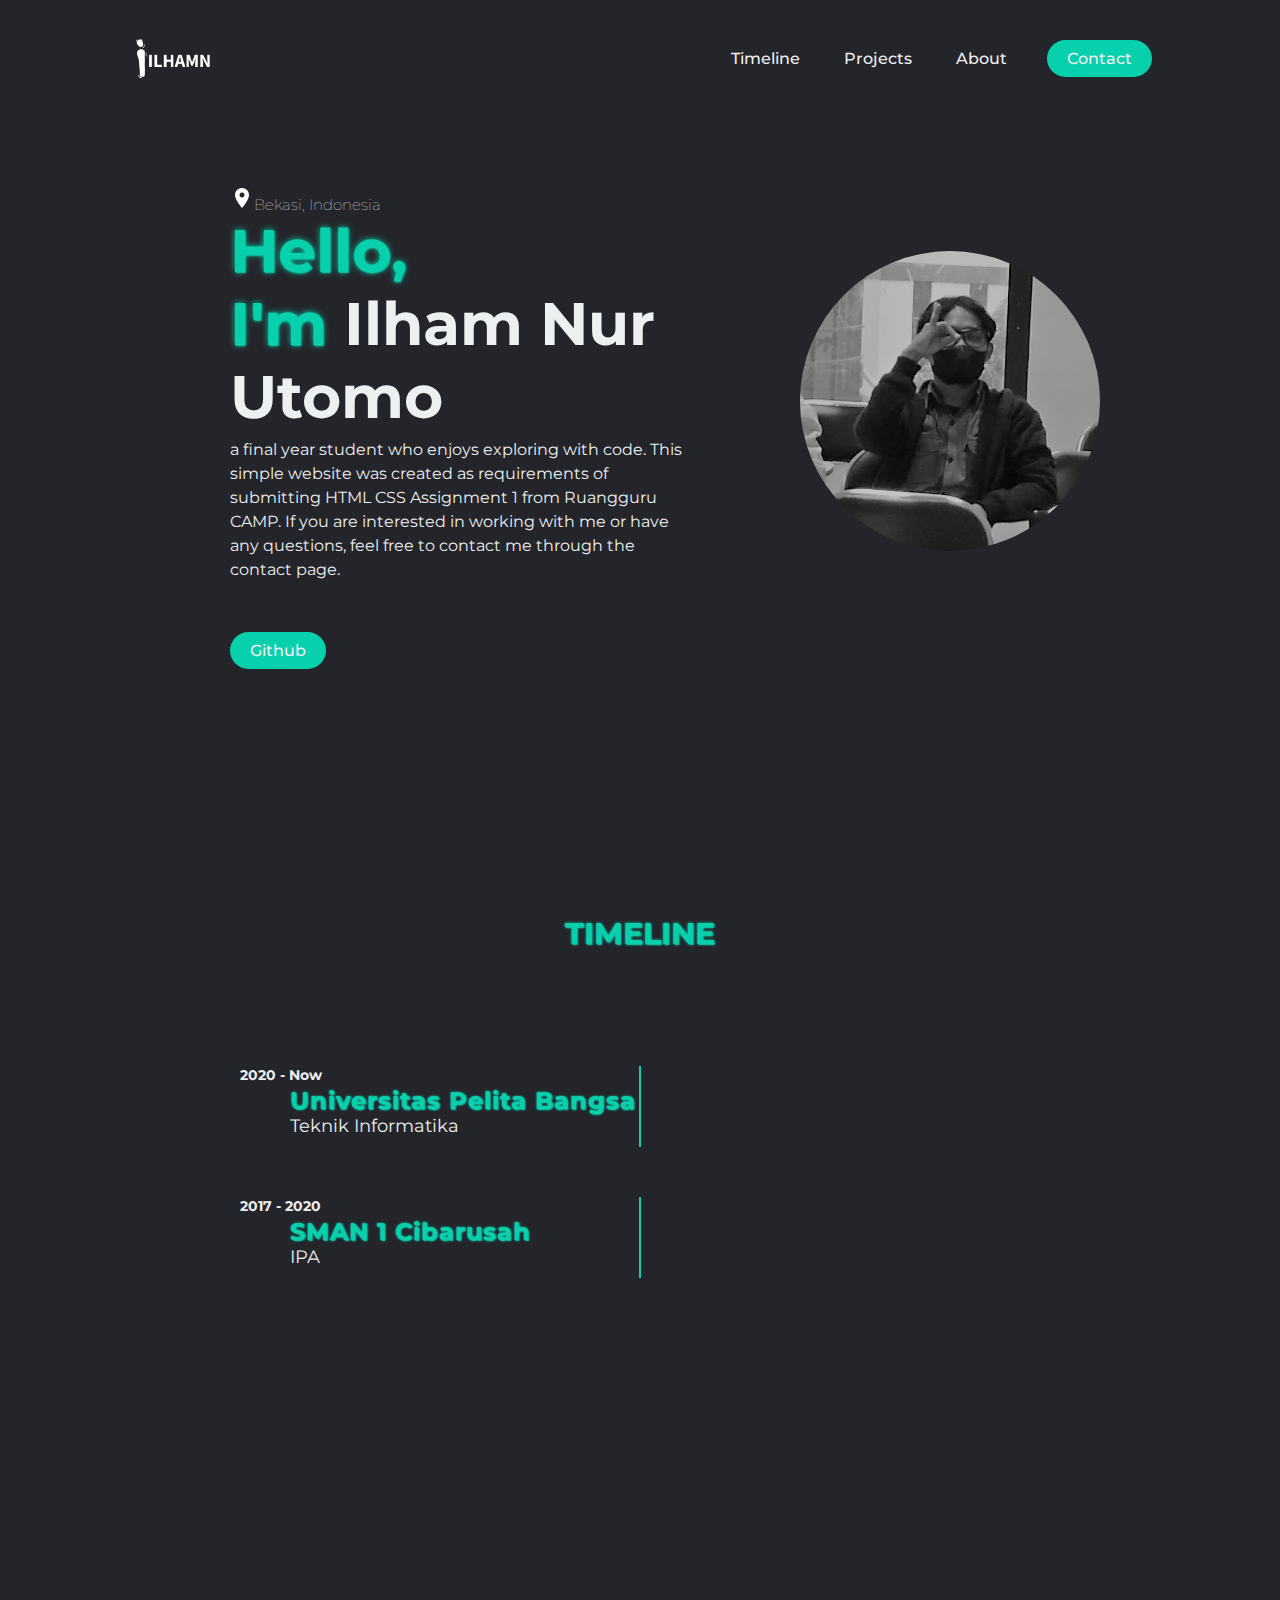
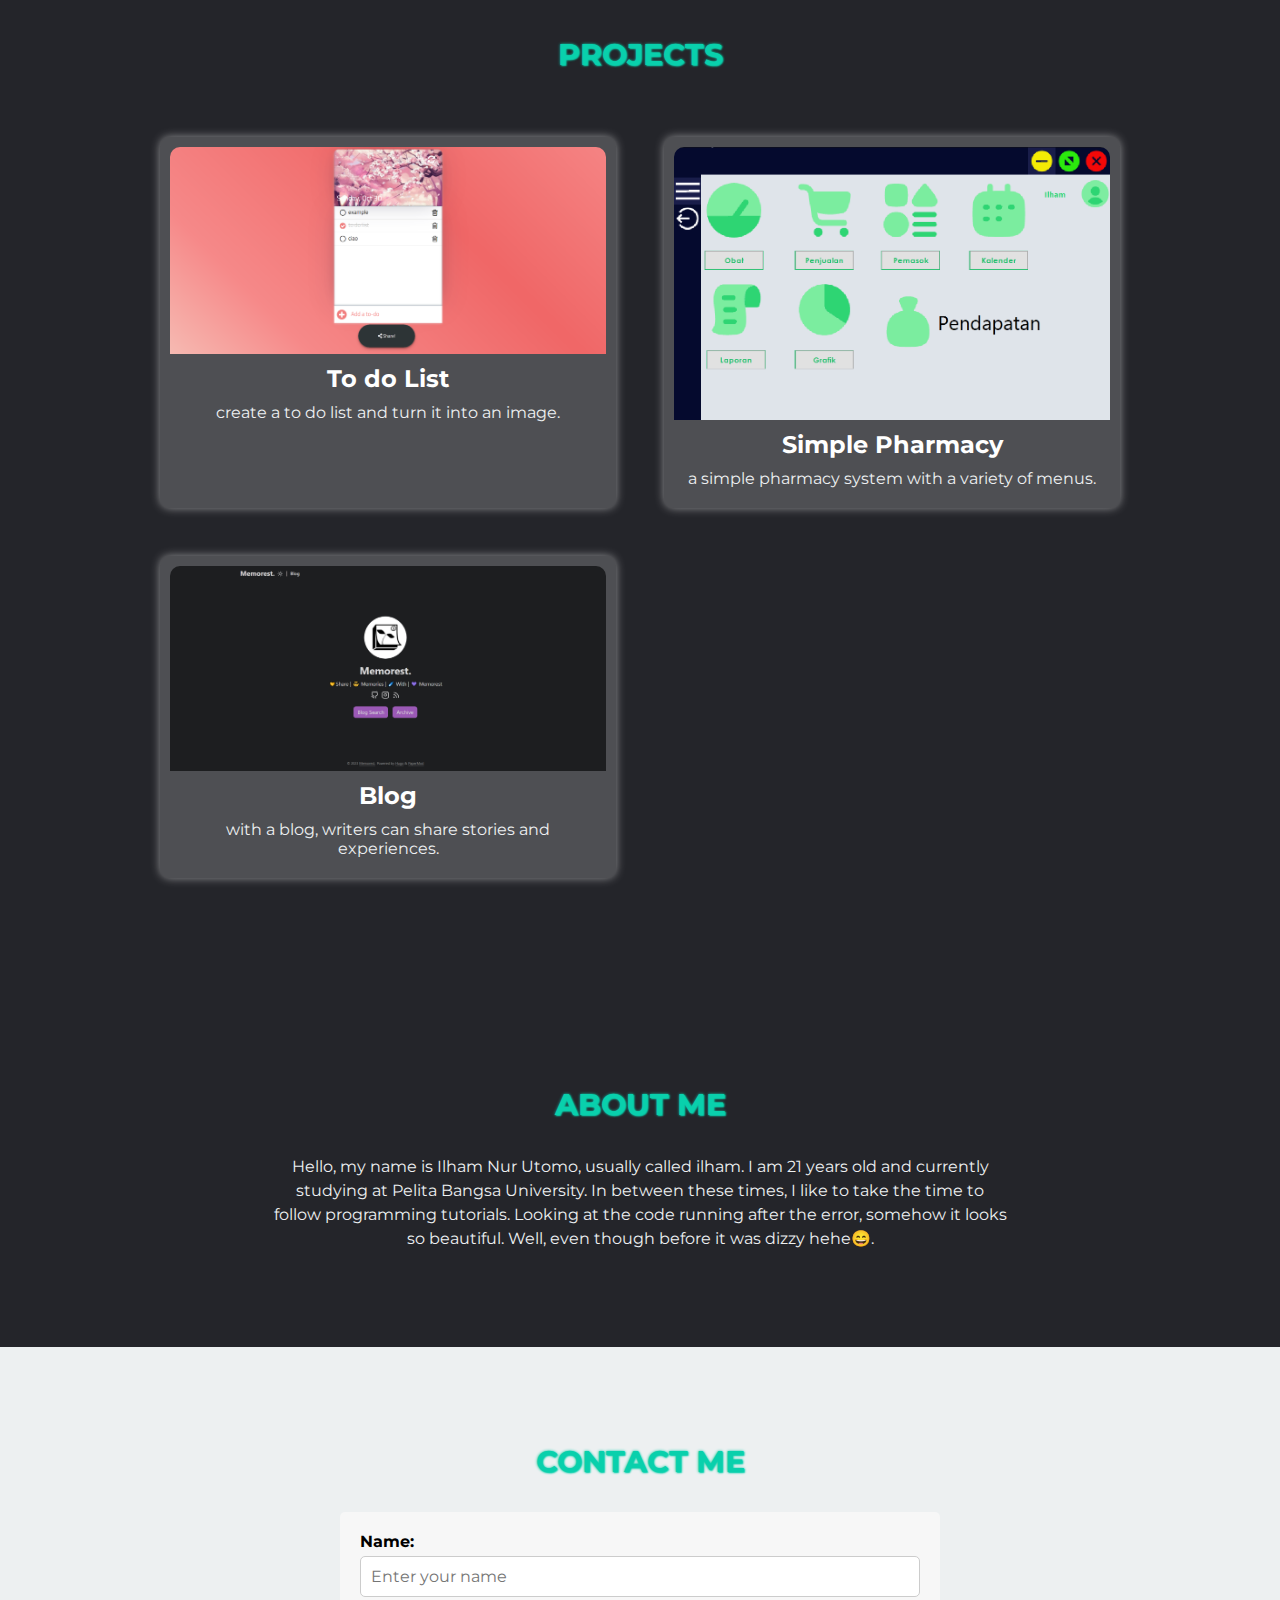
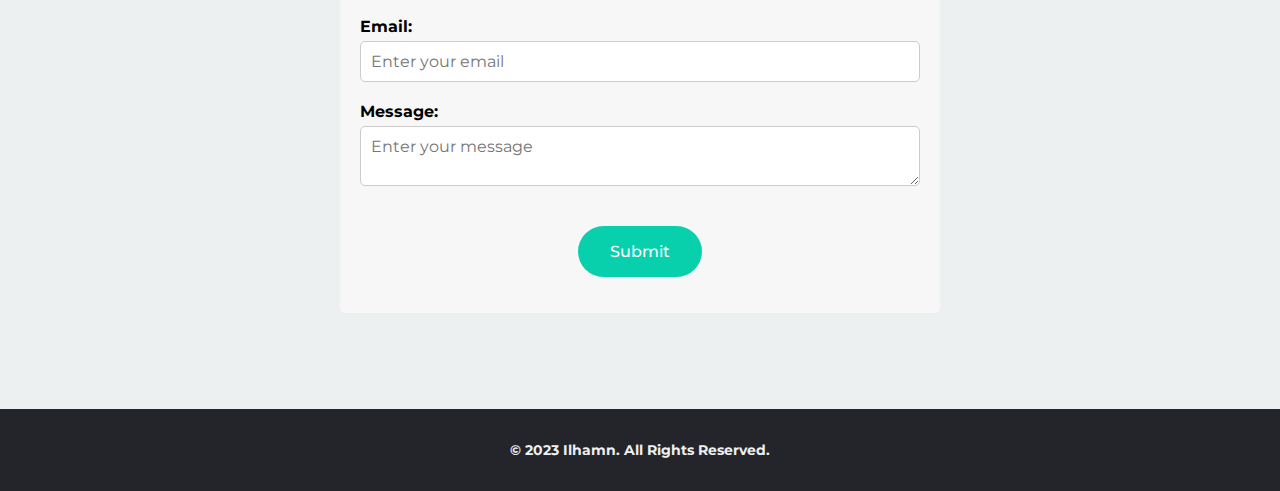
<file: index.html>
<!DOCTYPE html>
<html lang="en">

  <head>
    <meta charset="UTF-8">
    <meta name="viewport" content="width=device-width, initial-scale=1.0">
    <meta name="description" content="">
    <title>Hello World😄</title>
    <link rel="stylesheet" href="style.css">
  </head>

  <body>

    <header>
      <img class="logo" src="src/images/logo.png" alt="logo"/>
      <nav>
        <ul class="nav__links">
          <li><a href="#timeline" class="nav-item">Timeline</a></li>
          <li><a href="#projects" class="nav-item">Projects</a></li>
          <li><a href="#about" class="nav-item">About</a></li>
        </ul>
      </nav>
      <div class="contact-nav">
        <a href="#contact" class="cta"><button>Contact</button></a>
      </div>
    </header>
    
    <main>

      <!-- HERO -->
      <section id="hero" class="hero">
        <div class="hero-container">
          <div class="hero-item">
            <div class="content-home">
              <p class="home-location">
                <img src="src/images/gps.png" alt="gps"/>Bekasi, Indonesia
              </p>
              <h1 class="home-title"><span class="color-fav">Hello,<br>I'm</span> Ilham Nur Utomo</h1>
              <p class="home-desc">a final year student who enjoys exploring with code. This simple website was created as 
                requirements of submitting HTML CSS Assignment 1 from Ruangguru CAMP. If you are interested in working with me 
                or have any questions, feel free to contact me through the contact page.</p>
            </div>
            <a href="https://github.com/IlhamLamp" target="_blank"class="contact-github"><button>Github</button></a>
          </div>
          <div class="hero-item">
            <img src="src/images/profile.jpeg" class="profile" alt="profile"/>
          </div>
        </div>
      </section>

      <!-- TIMELINE -->
      <section id="timeline" class="timeline">
        <div class="timeline-container">
          <h1 class="title-heading color-fav">TIMELINE</h1>
          <div class="timeline-container">
            <div class="timeline-item">
              <div class="timeline-content">
                <h2 class="color-fav">Universitas Pelita Bangsa</h2>
                <p>Teknik Informatika</p>
                <span class="date">2020 - Now</span>
              </div>
            </div>
            <div class="timeline-item">
              <div class="timeline-content">
                <h2 class="color-fav">SMAN 1 Cibarusah</h2>
                <p>IPA</p>
                <span class="date">2017 - 2020</span>
              </div>
            </div>
          </div>
        </div>
      </section>

      <!-- PROJECTS -->
      <section id="projects" class="projects">
        <div class="project-container">
          <h1 class="title-heading color-fav">PROJECTS</h1>
          <div class="project-grid">
            <div class="project-item">
              <img src="src/images/projects1.png" alt="Project 1">
              <h3>To do List</h3>
              <p>create a to do list and turn it into an image.</p>
            </div>
            <div class="project-item">
              <img src="src/images/projects2.png" alt="Project 2">
              <h3>Simple Pharmacy</h3>
              <p>a simple pharmacy system with a variety of menus.</p>
            </div>
            <div class="project-item">
              <img src="src/images/projects3.png" alt="Project 3">
              <h3>Blog</h3>
              <p>with a blog, writers can share stories and experiences.</p>
            </div>
          </div>
        </div>
      </section>

      <!-- ABOUT -->
      <section id="about" class="about">
        <div class="about-container">
          <h1 class="title-heading color-fav">ABOUT ME</h1>
          <p>Hello, my name is Ilham Nur Utomo, usually called ilham.
              I am 21 years old and currently studying at Pelita Bangsa University. 
              In between these times, I like to take the time to follow programming tutorials.
              Looking at the code running after the error, somehow it looks so beautiful.
              Well, even though before it was dizzy hehe😄.
            </p>
        </div>
      </section>

      <!-- CONTACT -->
      <section id="contact" class="contact">
        <div class="contact-container">
          <h1 class="title-heading color-fav">CONTACT ME</h1>
          <form action="#" method="POST">
            <div class="form-group">
              <label for="name">Name:</label>
              <input type="text" id="name" name="name" placeholder="Enter your name" required>
            </div>
            <div class="form-group">
              <label for="email">Email:</label>
              <input type="email" id="email" name="email" placeholder="Enter your email" required>
            </div>
            <div class="form-group">
              <label for="message">Message:</label>
              <textarea id="message" name="message" placeholder="Enter your message"></textarea>
            </div>
            <button type="submit">Submit</button>
          </form>
        </div>
      </section>

    </main>

    <footer>
      <div class="footer-container">
        <p>&copy; 2023 Ilhamn. All Rights Reserved.</p>
      </div>
    </footer>
  
  </body>
</html>
</file>
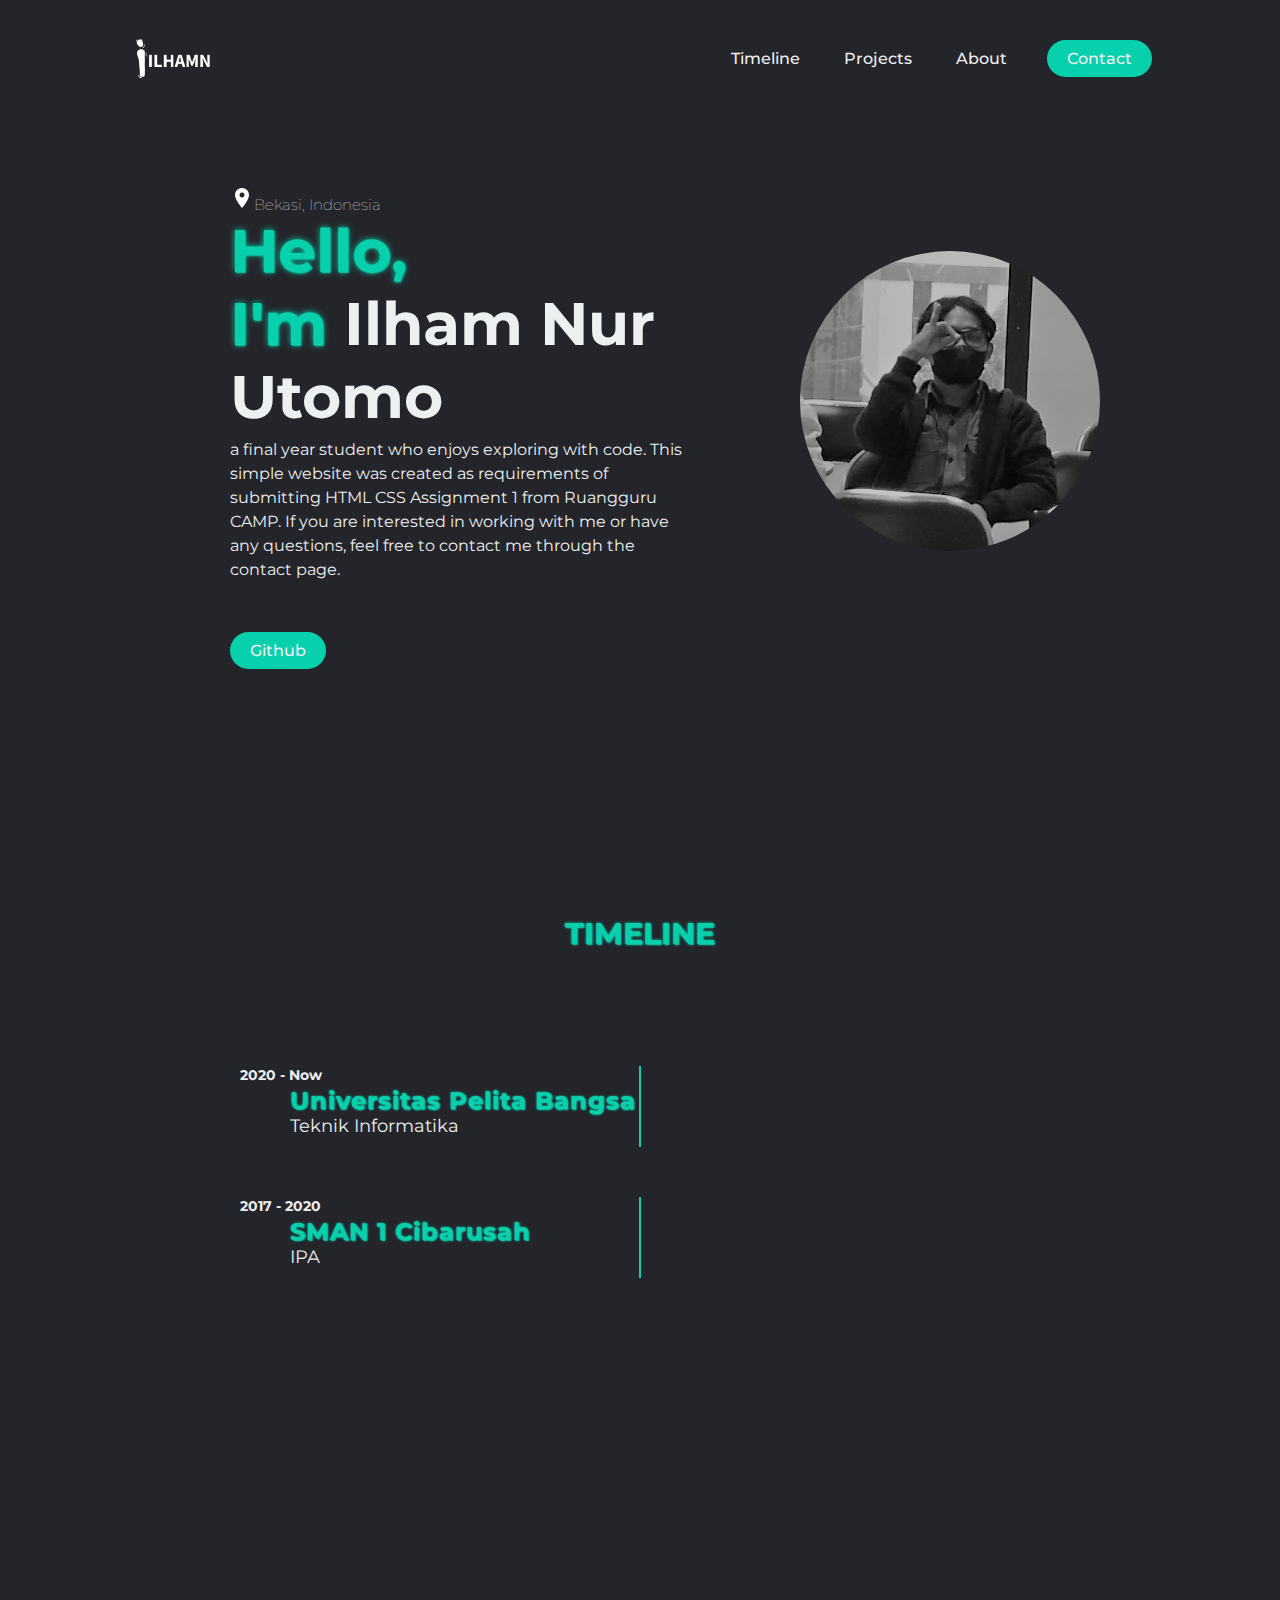
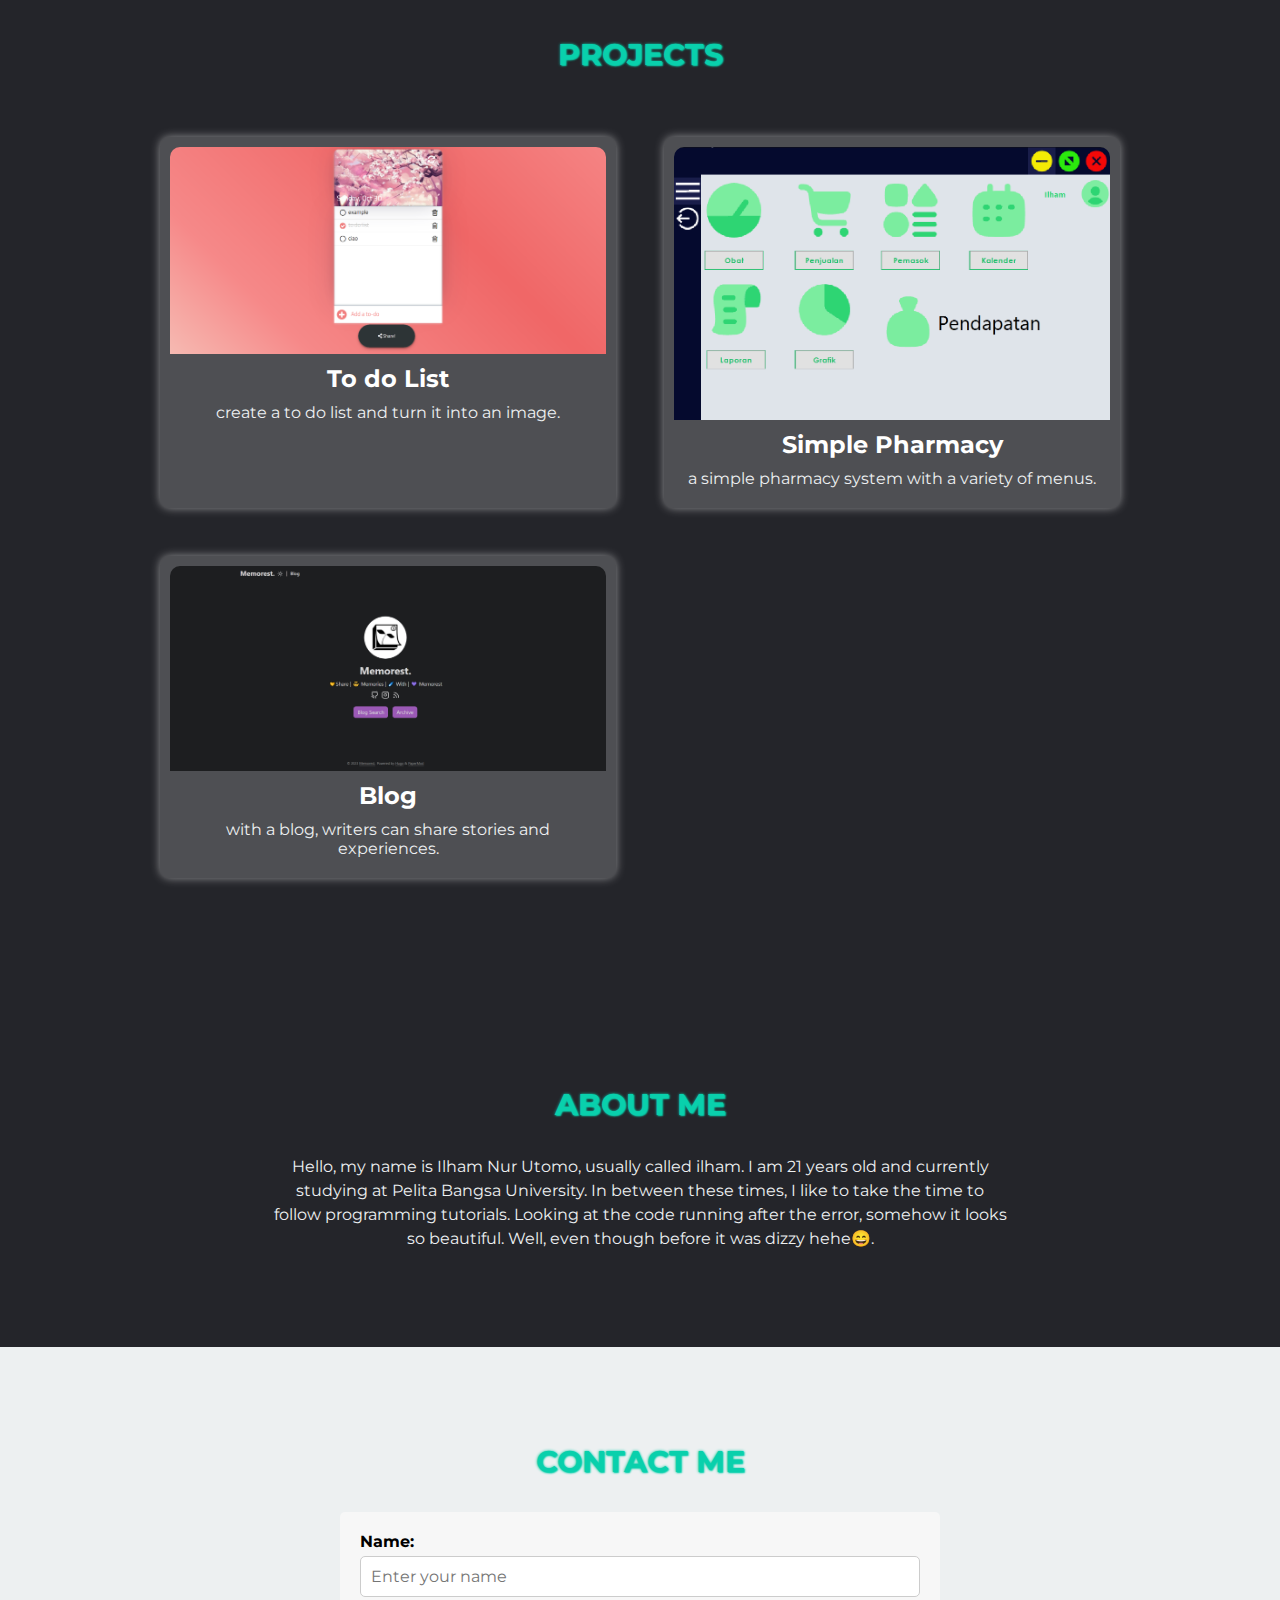
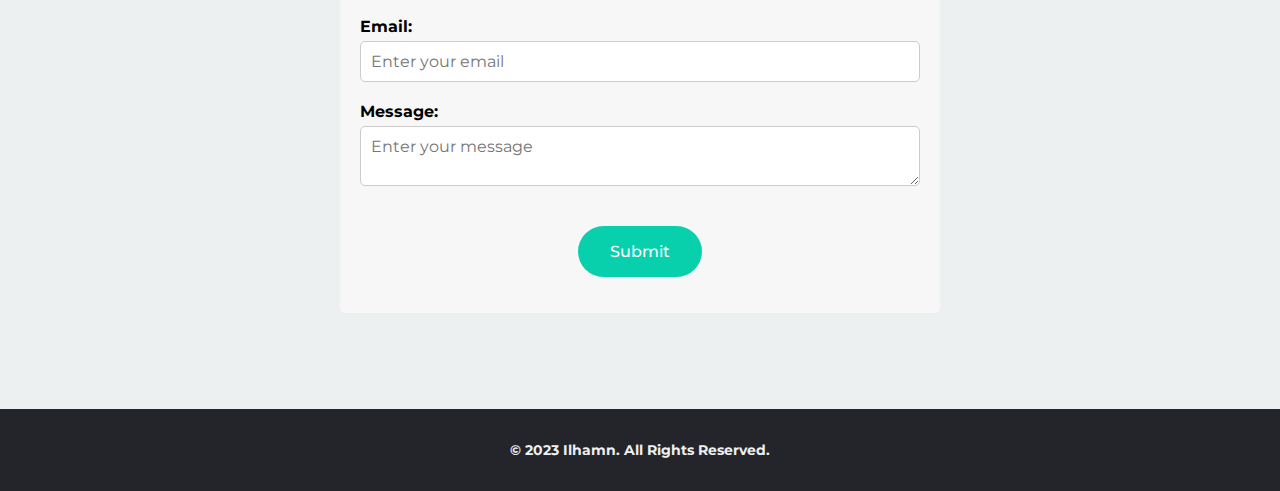
<file: src/index.html>
<!DOCTYPE html>
<html lang="en">

  <head>
    <meta charset="UTF-8">
    <meta name="viewport" content="width=device-width, initial-scale=1.0">
    <meta name="description" content="">
    <title>Semantic HTML5 test</title>
    <link rel="stylesheet" href="style.css">
  </head>

  <body>

    <header>
      <img class="logo" src="images/logo.png" alt="logo"/>
      <nav>
        <ul class="nav__links">
          <li><a href="#timeline" class="nav-item">Timeline</a></li>
          <li><a href="#projects" class="nav-item">Projects</a></li>
          <li><a href="#about" class="nav-item">About</a></li>
        </ul>
      </nav>
      <div class="contact-nav">
        <a href="#contact" class="cta"><button>Contact</button></a>
      </div>
    </header>
    
    <main>

      <!-- HERO -->
      <section id="hero" class="hero">
        <div class="hero-container">
          <div class="hero-item">
            <div class="content-home">
              <p class="home-location">
                <img src="images/gps.png" alt="gps"/>Bekasi, Indonesia
              </p>
              <h1 class="home-title"><span class="color-fav">Hello,<br>I'm</span> Ilham Nur Utomo</h1>
              <p class="home-desc">a final year student who enjoys exploring with code. This simple website was created as 
                requirements of submitting HTML CSS Assignment 1 from Ruangguru CAMP. If you are interested in working with me 
                or have any questions, feel free to contact me through the contact page.</p>
            </div>
            <a href="https://github.com/IlhamLamp" target="_blank"class="contact-github"><button>Github</button></a>
          </div>
          <div class="hero-item">
            <img src="images/profile.jpeg" class="profile" alt="profile"/>
          </div>
        </div>
      </section>

      <!-- TIMELINE -->
      <section id="timeline" class="timeline">
        <div class="timeline-container">
          <h1 class="title-heading color-fav">TIMELINE</h1>
          <div class="timeline-container">
            <div class="timeline-item">
              <div class="timeline-content">
                <h2 class="color-fav">Universitas Pelita Bangsa</h2>
                <p>Teknik Informatika</p>
                <span class="date">2020 - Now</span>
              </div>
            </div>
            <div class="timeline-item">
              <div class="timeline-content">
                <h2 class="color-fav">SMAN 1 Cibarusah</h2>
                <p>IPA</p>
                <span class="date">2017 - 2020</span>
              </div>
            </div>
          </div>
        </div>
      </section>

      <!-- PROJECTS -->
      <section id="projects" class="projects">
        <div class="project-container">
          <h1 class="title-heading color-fav">PROJECTS</h1>
          <div class="project-grid">
            <div class="project-item">
              <img src="images/projects1.png" alt="Project 1">
              <h3>To do List</h3>
              <p>create a to do list and turn it into an image.</p>
            </div>
            <div class="project-item">
              <img src="images/projects2.png" alt="Project 2">
              <h3>Simple Pharmacy</h3>
              <p>a simple pharmacy system with a variety of menus.</p>
            </div>
            <div class="project-item">
              <img src="images/projects3.png" alt="Project 3">
              <h3>Blog</h3>
              <p>with a blog, writers can share stories and experiences.</p>
            </div>
          </div>
        </div>
      </section>

      <!-- ABOUT -->
      <section id="about" class="about">
        <div class="about-container">
          <h1 class="title-heading color-fav">ABOUT ME</h1>
          <p>Hello, my name is Ilham Nur Utomo, usually called ilham.
              I am 21 years old and currently studying at Pelita Bangsa University. 
              In between these times, I like to take the time to follow programming tutorials.
              Looking at the code running after the error, somehow it looks so beautiful.
              Well, even though before it was dizzy hehe😄.
            </p>
        </div>
      </section>

      <!-- CONTACT -->
      <section id="contact" class="contact">
        <div class="contact-container">
          <h1 class="title-heading color-fav">CONTACT ME</h1>
          <form action="#" method="POST">
            <div class="form-group">
              <label for="name">Name:</label>
              <input type="text" id="name" name="name" placeholder="Enter your name" required>
            </div>
            <div class="form-group">
              <label for="email">Email:</label>
              <input type="email" id="email" name="email" placeholder="Enter your email" required>
            </div>
            <div class="form-group">
              <label for="message">Message:</label>
              <textarea id="message" name="message" placeholder="Enter your message"></textarea>
            </div>
            <button type="submit">Submit</button>
          </form>
        </div>
      </section>

    </main>

    <footer>
      <div class="footer-container">
        <p>&copy; 2023 Ilhamn. All Rights Reserved.</p>
      </div>
    </footer>
  
  </body>
</html>
</file>
<file: style.css>
@import url('https://fonts.googleapis.com/css2?family=Montserrat');

* {
	margin: 0;
	padding: 0;
	box-sizing: border-box;
	color: #edf0f1;
	font-family: "Montserrat", sans-serif;
}

html {
	scroll-behavior: smooth;
	background: #edf0f1;
}

li, a, button {
	font-weight: 500;
	font-size: 16px;
	text-decoration: none;
}

header{
	display: flex;
	justify-content: flex-end;
	align-items: center;
	padding: 10px 10%;
	background-color: #24252A;
}

/* ==== NAV ==== */

.logo {
	cursor: pointer;
	margin-right: auto;
}

.nav__links {
	list-style: none;
}

.nav__links li {
	display: inline-block;
	padding: 0px 20px;
}

.nav-item:hover {
	padding: 3px;
	font-weight: bold;
	border-bottom: 5px solid #09d0ac;
}

.nav__links li a {
	transition: all 0.3s ease 0s;
}
/*  */

/* COLOR & FONT */
.color-fav {
	color: #09d0ac;
	text-shadow: 1px 1px 1.5px rgb(9, 208, 172), 
				 0 0 0.1em #09d0ac
				 ;
}

.title-heading {
	font-size: 30px;
	font-weight: bold;
	text-align: center;
}

.color-sec {
	color: #63c0ae;
}
/*  */

button {
	margin-left: 20px;
	padding: 9px 20px;
	background-color: #09d0ac;
	border: none;
	border-radius: 50px;
	cursor: pointer;
	transition: all 0.3s ease 0s;
}

button:hover {
	background-color: rgba(9,208,172,0.8);
}

main {
	align-items: center;
	justify-content: center;
}

/* ==== START HERO SECTION ==== */
.hero {
	background-color: #24252A;
	}

	.hero-container {
		display: grid;
		grid-template-columns: 2fr 1fr;
		grid-template-rows: auto;
		grid-gap: 10px;
		justify-content: center;
		align-items: center;
		padding: 0 10em 7em 10em;
	}

	.hero-item {
		margin: auto;
		padding: 20px;
	}

	.content-home {
		padding: 50px;
		text-align: left;
	}

	.home-location {
		font-size: 15px;
		font-weight: 100;
	}

	.home-title {
		font-size: 60px;
		font-weight: bold;
	}

	.home-desc {
		margin-top: 5px;
		line-height: 1.5em;
	}

	.contact-github {
		padding: 0 30px;
	}

	.profile {
		border-radius: 100%;
		width: 300px;
		height: 300px;
	}

/* ==== END HERO SECTION ==== */


/* ==== START TIMELINE SECTION ==== */
.timeline {
	display: flex;
	flex-direction: column;
	align-items: center;
	background: #24252A;
  }
  
  .timeline-container {
	display: flex;
	flex-direction: column;
	align-items: center;
	width: 100%;
	max-width: 800px;
	margin-top: 50px;
	margin-bottom: 50px;
	padding: 4em 0 4em 0;
  }
  
  .timeline-item {
	display: flex;
	width: 100%;
	margin-bottom: 50px;
	position: relative;
  }
  
  .timeline-item:before {
	content: "";
	position: absolute;
	width: 2px;
	height: 100%;
	background-color: #09d0ac;
	left: 50%;
	transform: translateX(-50%);
  }
  
  .timeline-content {
	width: 100%;
	padding-left: 50px;
	padding-top: 20px;
	position: relative;
  }
  
  .timeline-content h2 {
	margin-top: 0;
	font-size: 24px;
	letter-spacing: 1px;
  }
  
  .timeline-content p {
	margin-bottom: 10px;
	font-size: 18px;
  }
  
  .date {
	position: absolute;
	top: 0;
	left: 0;
	font-size: 14px;
	font-weight: bold;
  }

/* ==== END TIMELINE SECTION ==== */

/* ==== START PROJECTS SECTION ==== */
.projects {
	background-color: #24252A;
	}
	
	.project-container {
		display: flex;
		flex-direction: column;
		align-items: center;
		width: 100%;
		padding: 5em 0 5em 0;
	}

	.project-grid {
		margin: 4em 10em;
		display: grid;
		grid-template-columns: repeat(auto-fit, minmax(300px, 1fr));
		gap: 3em;
	}

	.project-item {
		background-color: #ffffff32;
		border-radius: 10px;
		box-shadow: 0px 0px 10px rgba(255, 255, 255, 0.5);
		overflow: hidden;
		padding: 10px;
		cursor: pointer;
		transform: translateY(0%);
		transition: transform 0.2s ease;
	}

	.project-item:hover {
		transform: scale(1.1);
		box-shadow: 0px 0px 10px rgba(255, 255, 255, 0.6);
		font-weight: bold;
	}

	.project-item img {
		width: 100%;
		height: auto;
		display: block;
		border-radius: 10px 10px 0 0;
	}

	.project-item h3 {
		font-size: 1.5rem;
		margin: 10px;
		color:rgb(255, 255, 255);
		text-align: center;
		transition: transform 0.5s ease;
	}

	.project-item p {
		text-align: center;
		font-size: 1rem;
		margin: 10px;
	}
  
/* ==== END PROJECTS SECTION ==== */


/* ==== START ABOUT SECTION ==== */
.about {
	display: flex;
	flex-direction: column;
	align-items: center;
	background: #24252A;
}
	.about-container {
		display: grid;
		align-items: center;
		width: 100%;
		max-width: 800px;
		padding: 4em 0 4em 0;
	}

	.about-container p {
		font-size: 1em;
		margin: 2em;
		text-align: center;
		line-height: 1.5em;
	}

/* ==== END ABOUT SECTION ==== */

/* ==== START CONTACT SECTION ==== */
.contact-container {
		align-items: center;
		text-align: center;
		margin: 6em;
	}

	form {
		display: flex;
		flex-direction: column;
		align-items: center;
		margin: 2em auto;
		max-width: 600px;
		padding: 20px;
		background-color: #f7f7f7;
		border-radius: 5px;
	}
	
	.form-group {
		margin-bottom: 20px;
		width: 100%;
	}
	
	label {
		display: block;
		margin-bottom: 5px;
		text-align: left;
		color: black;
		font-weight: bold;
	}
	
	input[type="text"],
	input[type="email"],
	textarea {
		padding: 10px;
		width: 100%;
		border-radius: 5px;
		border: 1px solid #ccc;
		color:rgb(0, 0, 0);
		font-size: 16px;
	}
	
	button[type="submit"] {
		border: none;
		color: #fff;
		margin: 1em;
		padding: 1em 2em;
		text-align: center;
		text-decoration: none;
		display: inline-block;
		font-size: 16px;
		border-radius: 3em;
		cursor: pointer;
		transition: background-color 0.3s ease;
	}
  
/* ==== END CONTACT SECTION ==== */


/*  */
footer {
	background-color: #24252A;
	}

	.footer-container {
		align-items: center;
		text-align: center;
		padding: 2em;	
	}

	.footer-container p {
		font-size: 14px;
		font-weight: bold;
	}
/*  */


/* Responsive Breakpoint */

/* ukuran hp */
@media only screen and (min-width: 320px) and (max-width: 1080px) {

	header {
		text-align: center;
		display: block;
		padding: 20px;
	}

	.logo {
		margin: 0;
	}

	.contact-nav {
		display: none;
	}

	.nav__links {
		justify-content: center;
	}

	/* HERO */
	.hero-container {
		display: flex;
		flex-direction: column-reverse;
		justify-content: center;
		align-items: center;
		text-align: center;
		padding: 0 3em;
	  }
	  
	  .hero-item {
		margin: 0;
		width: 100%;
	  }
	  
	  .content-home {
		text-align: left;
		padding: 0;
		margin-top: 10px;
		order: 2;
	  }
	  
	  .home-title {
		font-size: 28px;
		line-height: 1.2;
	  }
	  
	  .home-desc {
		font-size: 14px;
		margin-top: 20px;
		margin-bottom: 30px;
	  }
	  
	  .contact-github {
		margin-top: 30px;
	  }
	  
	  .profile {
		width: 200px;
		height: 200px;
		margin: 0 auto;
		order: 1;
	  }
	
	/* TIMELINE */
	.timeline-container {
		display: flex;
		margin: 2em;
		padding: 2em;
	}
		.timeline-content h2 {
			font-size: 18px;
		}

		.timeline-content p {
			font-size: 10px;
		}

		.timeline-item::before {
			display: none;
		}

		.date {
			font-size: 10px;
		}
}

@media screen and (max-width: 480px) {
	form {
	  max-width: 100%;
	}
  }
</file>
<file: src/style.css>
@import url('https://fonts.googleapis.com/css2?family=Montserrat');

* {
	margin: 0;
	padding: 0;
	box-sizing: border-box;
	color: #edf0f1;
	font-family: "Montserrat", sans-serif;
}

html {
	scroll-behavior: smooth;
	background: #edf0f1;
}

li, a, button {
	font-weight: 500;
	font-size: 16px;
	text-decoration: none;
}

header{
	display: flex;
	justify-content: flex-end;
	align-items: center;
	padding: 10px 10%;
	background-color: #24252A;
}

/* ==== NAV ==== */

.logo {
	cursor: pointer;
	margin-right: auto;
}

.nav__links {
	list-style: none;
}

.nav__links li {
	display: inline-block;
	padding: 0px 20px;
}

.nav-item:hover {
	padding: 3px;
	font-weight: bold;
	border-bottom: 5px solid #09d0ac;
}

.nav__links li a {
	transition: all 0.3s ease 0s;
}
/*  */

/* COLOR & FONT */
.color-fav {
	color: #09d0ac;
	text-shadow: 1px 1px 1.5px rgb(9, 208, 172), 
				 0 0 0.1em #09d0ac
				 ;
}

.title-heading {
	font-size: 30px;
	font-weight: bold;
	text-align: center;
}

.color-sec {
	color: #63c0ae;
}
/*  */

button {
	margin-left: 20px;
	padding: 9px 20px;
	background-color: #09d0ac;
	border: none;
	border-radius: 50px;
	cursor: pointer;
	transition: all 0.3s ease 0s;
}

button:hover {
	background-color: rgba(9,208,172,0.8);
}

main {
	align-items: center;
	justify-content: center;
}

/* ==== START HERO SECTION ==== */
.hero {
	background-color: #24252A;
	}

	.hero-container {
		display: grid;
		grid-template-columns: 2fr 1fr;
		grid-template-rows: auto;
		grid-gap: 10px;
		justify-content: center;
		align-items: center;
		padding: 0 10em 7em 10em;
	}

	.hero-item {
		margin: auto;
		padding: 20px;
	}

	.content-home {
		padding: 50px;
		text-align: left;
	}

	.home-location {
		font-size: 15px;
		font-weight: 100;
	}

	.home-title {
		font-size: 60px;
		font-weight: bold;
	}

	.home-desc {
		margin-top: 5px;
		line-height: 1.5em;
	}

	.contact-github {
		padding: 0 30px;
	}

	.profile {
		border-radius: 100%;
		width: 300px;
		height: 300px;
	}

/* ==== END HERO SECTION ==== */


/* ==== START TIMELINE SECTION ==== */
.timeline {
	display: flex;
	flex-direction: column;
	align-items: center;
	background: #24252A;
  }
  
  .timeline-container {
	display: flex;
	flex-direction: column;
	align-items: center;
	width: 100%;
	max-width: 800px;
	margin-top: 50px;
	margin-bottom: 50px;
	padding: 4em 0 4em 0;
  }
  
  .timeline-item {
	display: flex;
	width: 100%;
	margin-bottom: 50px;
	position: relative;
  }
  
  .timeline-item:before {
	content: "";
	position: absolute;
	width: 2px;
	height: 100%;
	background-color: #09d0ac;
	left: 50%;
	transform: translateX(-50%);
  }
  
  .timeline-content {
	width: 100%;
	padding-left: 50px;
	padding-top: 20px;
	position: relative;
  }
  
  .timeline-content h2 {
	margin-top: 0;
	font-size: 24px;
	letter-spacing: 1px;
  }
  
  .timeline-content p {
	margin-bottom: 10px;
	font-size: 18px;
  }
  
  .date {
	position: absolute;
	top: 0;
	left: 0;
	font-size: 14px;
	font-weight: bold;
  }

/* ==== END TIMELINE SECTION ==== */

/* ==== START PROJECTS SECTION ==== */
.projects {
	background-color: #24252A;
	}
	
	.project-container {
		display: flex;
		flex-direction: column;
		align-items: center;
		width: 100%;
		padding: 5em 0 5em 0;
	}

	.project-grid {
		margin: 4em 10em;
		display: grid;
		grid-template-columns: repeat(auto-fit, minmax(300px, 1fr));
		gap: 3em;
	}

	.project-item {
		background-color: #ffffff32;
		border-radius: 10px;
		box-shadow: 0px 0px 10px rgba(255, 255, 255, 0.5);
		overflow: hidden;
		padding: 10px;
		cursor: pointer;
		transform: translateY(0%);
		transition: transform 0.2s ease;
	}

	.project-item:hover {
		transform: scale(1.1);
		box-shadow: 0px 0px 10px rgba(255, 255, 255, 0.6);
		font-weight: bold;
	}

	.project-item img {
		width: 100%;
		height: auto;
		display: block;
		border-radius: 10px 10px 0 0;
	}

	.project-item h3 {
		font-size: 1.5rem;
		margin: 10px;
		color:rgb(255, 255, 255);
		text-align: center;
		transition: transform 0.5s ease;
	}

	.project-item p {
		text-align: center;
		font-size: 1rem;
		margin: 10px;
	}
  
/* ==== END PROJECTS SECTION ==== */


/* ==== START ABOUT SECTION ==== */
.about {
	display: flex;
	flex-direction: column;
	align-items: center;
	background: #24252A;
}
	.about-container {
		display: grid;
		align-items: center;
		width: 100%;
		max-width: 800px;
		padding: 4em 0 4em 0;
	}

	.about-container p {
		font-size: 1em;
		margin: 2em;
		text-align: center;
		line-height: 1.5em;
	}

/* ==== END ABOUT SECTION ==== */

/* ==== START CONTACT SECTION ==== */
.contact-container {
		align-items: center;
		text-align: center;
		margin: 6em;
	}

	form {
		display: flex;
		flex-direction: column;
		align-items: center;
		margin: 2em auto;
		max-width: 600px;
		padding: 20px;
		background-color: #f7f7f7;
		border-radius: 5px;
	}
	
	.form-group {
		margin-bottom: 20px;
		width: 100%;
	}
	
	label {
		display: block;
		margin-bottom: 5px;
		text-align: left;
		color: black;
		font-weight: bold;
	}
	
	input[type="text"],
	input[type="email"],
	textarea {
		padding: 10px;
		width: 100%;
		border-radius: 5px;
		border: 1px solid #ccc;
		color:rgb(0, 0, 0);
		font-size: 16px;
	}
	
	button[type="submit"] {
		border: none;
		color: #fff;
		margin: 1em;
		padding: 1em 2em;
		text-align: center;
		text-decoration: none;
		display: inline-block;
		font-size: 16px;
		border-radius: 3em;
		cursor: pointer;
		transition: background-color 0.3s ease;
	}
  
/* ==== END CONTACT SECTION ==== */


/*  */
footer {
	background-color: #24252A;
	}

	.footer-container {
		align-items: center;
		text-align: center;
		padding: 2em;	
	}

	.footer-container p {
		font-size: 14px;
		font-weight: bold;
	}
/*  */


/* Responsive Breakpoint */

/* ukuran hp */
@media only screen and (min-width: 320px) and (max-width: 1080px) {

	header {
		text-align: center;
		display: block;
		padding: 20px;
	}

	.logo {
		margin: 0;
	}

	.contact-nav {
		display: none;
	}

	.nav__links {
		justify-content: center;
	}

	/* HERO */
	.hero-container {
		display: flex;
		flex-direction: column-reverse;
		justify-content: center;
		align-items: center;
		text-align: center;
		padding: 0 3em;
	  }
	  
	  .hero-item {
		margin: 0;
		width: 100%;
	  }
	  
	  .content-home {
		text-align: left;
		padding: 0;
		margin-top: 10px;
		order: 2;
	  }
	  
	  .home-title {
		font-size: 28px;
		line-height: 1.2;
	  }
	  
	  .home-desc {
		font-size: 14px;
		margin-top: 20px;
		margin-bottom: 30px;
	  }
	  
	  .contact-github {
		margin-top: 30px;
	  }
	  
	  .profile {
		width: 200px;
		height: 200px;
		margin: 0 auto;
		order: 1;
	  }
	
	/* TIMELINE */
	.timeline-container {
		display: flex;
		margin: 2em;
		padding: 2em;
	}
		.timeline-content h2 {
			font-size: 18px;
		}

		.timeline-content p {
			font-size: 10px;
		}

		.timeline-item::before {
			display: none;
		}

		.date {
			font-size: 10px;
		}
}

@media screen and (max-width: 480px) {
	form {
	  max-width: 100%;
	}
  }
</file>
